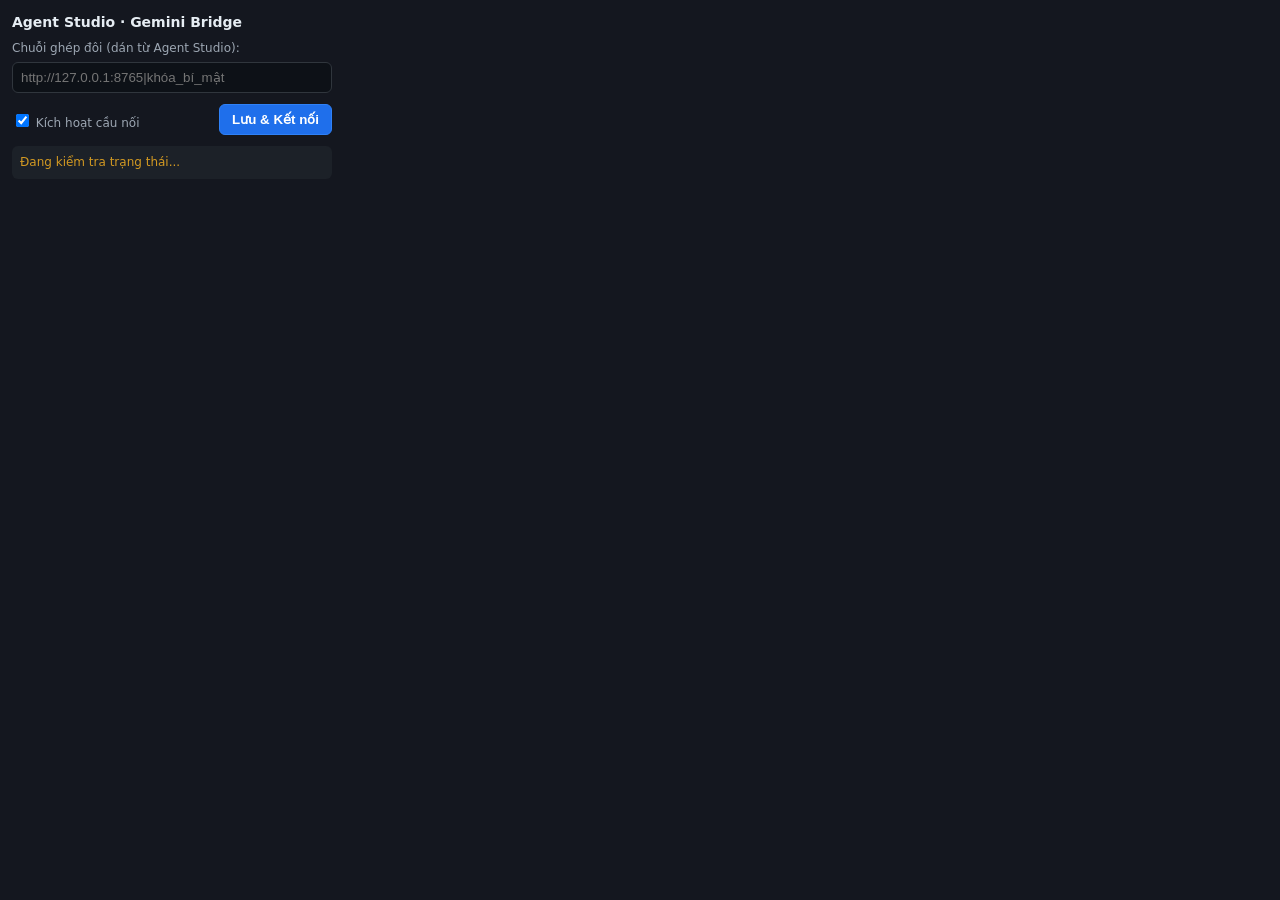
<file: browser_extension/popup.html>
<!doctype html>
<html lang="vi">
<head>
  <meta charset="utf-8">
  <style>
    body { width: 320px; margin: 0; padding: 12px; font: 13px/1.45 system-ui, sans-serif; background: #14171f; color: #e6edf3; }
    h3 { margin: 0 0 8px; font-size: 14px; }
    label { display: block; margin: 8px 0 4px; color: #9da7b3; font-size: 12px; }
    input[type="text"] { width: 100%; box-sizing: border-box; padding: 7px 8px; border-radius: 6px; border: 1px solid #30363d; background: #0d1117; color: #e6edf3; }
    .row { display: flex; align-items: center; justify-content: space-between; margin-top: 10px; gap: 8px; }
    button { padding: 7px 12px; border-radius: 6px; border: 1px solid #2f81f7; background: #1f6feb; color: #fff; cursor: pointer; font-weight: 600; }
    .status { margin-top: 10px; padding: 8px; border-radius: 6px; background: #1c2128; font-size: 12px; word-break: break-word; }
    .ok { color: #3fb950; }
    .warn { color: #d29922; }
  </style>
</head>
<body>
  <h3>Agent Studio · Gemini Bridge</h3>
  <label for="pair">Chuỗi ghép đôi (dán từ Agent Studio):</label>
  <input id="pair" type="text" placeholder="http://127.0.0.1:8765|khóa_bí_mật">
  <div class="row">
    <label><input id="enabled" type="checkbox" checked> Kích hoạt cầu nối</label>
    <button id="save" type="button">Lưu & Kết nối</button>
  </div>
  <div id="status" class="status warn">Đang kiểm tra trạng thái...</div>
  <script src="popup.js"></script>
</body>
</html>
</file>
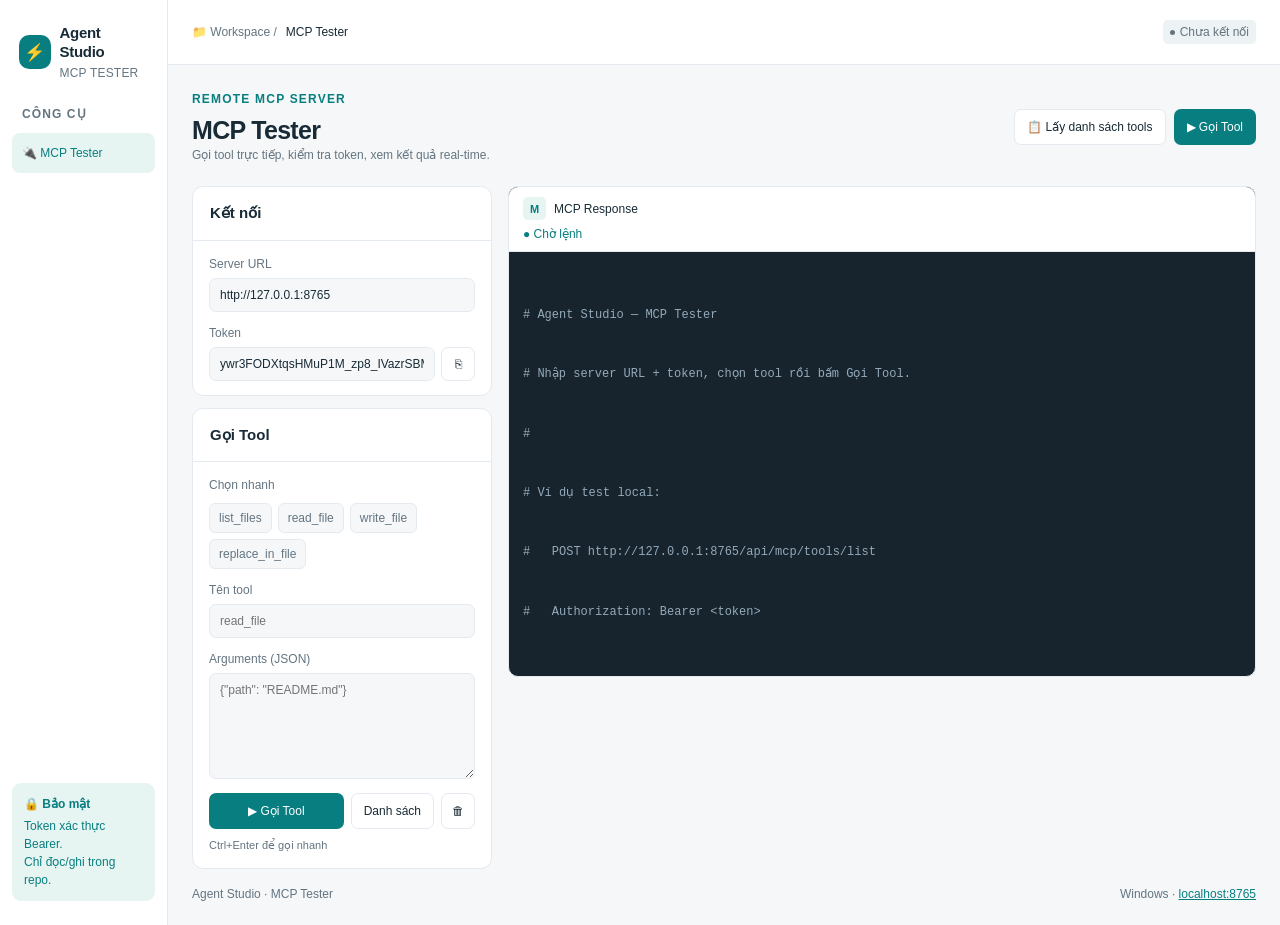
<file: tools/mcp-tester.html>
<!DOCTYPE html><html lang="vi"><head><meta charset="utf-8"><meta name="viewport" content="width=device-width,initial-scale=1"><title>MCP Tester — Agent Studio</title>
<style>
  #ao-studio{--ao-bg:light-dark(#f5f7f9,#12171e);--ao-panel:light-dark(#ffffff,#1a222d);--ao-text:light-dark(#182b36,#e6edf3);--ao-muted:light-dark(#647581,#a0b0bf);--ao-line:light-dark(#e4eaf0,#303d4b);--ao-soft:light-dark(#edf2f5,#26323f);--ao-accent:light-dark(#087e80,#62d8cf);--ao-tint:light-dark(#e7f5f2,#193b3b);--ao-orange:light-dark(#946010,#f4c475);--ao-warn:light-dark(#fff4de,#3c3122);--ao-red:light-dark(#bc414b,#ff959c);--ao-redbg:light-dark(#fff0f1,#43272e);--ao-purple:light-dark(#7458a3,#c5acf1);--ao-purplebg:light-dark(#f2edfa,#332d46);color-scheme:light dark;color:var(--ao-text);font:12px/1.5 'Segoe UI',Arial,sans-serif;background:var(--ao-bg);border:0;border-radius:0;min-height:100vh;overflow-x:clip;overflow-y:visible;text-align:left}
  #ao-studio *{box-sizing:border-box}
  #ao-studio h1,#ao-studio h2,#ao-studio h3,#ao-studio p{margin:0}
  #ao-studio h1{font-size:25px;line-height:1.25;font-weight:600;letter-spacing:-.7px}
  #ao-studio h2{font-size:15px;font-weight:600}
  #ao-studio button,#ao-studio input,#ao-studio select,#ao-studio textarea{font:inherit}
  #ao-studio button:disabled{cursor:default;opacity:.5}
  #ao-studio button:focus-visible,#ao-studio input:focus-visible,#ao-studio textarea:focus-visible{outline:2px solid var(--ao-accent);outline-offset:3px}
  #ao-studio [hidden]{display:none!important}

  /* Shell */
  .ao-shell{display:grid;grid-template-columns:168px minmax(0,1fr);min-height:100vh}
  .ao-side{background:var(--ao-panel);border-right:1px solid var(--ao-line);padding:24px 12px;display:flex;flex-direction:column;gap:24px;min-height:100vh}
  .ao-brand{display:flex;gap:9px;align-items:center;padding:0 7px;font-size:15px;line-height:1.25;font-weight:600;letter-spacing:-.3px}
  .ao-brandmark{width:32px;height:34px;border-radius:10px;background:var(--ao-accent);color:var(--ao-panel);display:grid;place-items:center;font-size:17px}
  .ao-brand small{display:block;font-size:12px;color:var(--ao-muted);font-weight:400;margin-top:4px;letter-spacing:.2px}
  .ao-section-label{font-size:12px;font-weight:600;letter-spacing:1.1px;color:var(--ao-muted);padding:0 10px;margin-bottom:10px}
  .ao-nav{display:grid;gap:5px}
  .ao-nav button{border:0;background:transparent;color:var(--ao-muted);display:flex;align-items:center;gap:10px;padding:11px 10px;border-radius:8px;text-align:left;font-size:12px;font-weight:500;width:100%;cursor:pointer}
  .ao-nav button[aria-current="page"]{background:var(--ao-tint);color:var(--ao-accent)}
  .ao-nav button:hover:not([aria-current="page"]){background:var(--ao-soft)}
  .ao-side-bottom{margin-top:auto;display:grid;gap:14px}
  .ao-safe{border-radius:9px;background:var(--ao-tint);padding:12px;font-size:12px;color:var(--ao-accent)}
  .ao-safe strong{display:flex;gap:7px;align-items:center;margin-bottom:4px;font-weight:600}

  /* Top bar */
  .ao-top{background:var(--ao-panel);padding:16px 24px;border-bottom:1px solid var(--ao-line);display:flex;align-items:center;justify-content:space-between;gap:12px;min-height:65px}
  .ao-crumb{font-size:12px;color:var(--ao-muted);display:flex;align-items:center;gap:9px}
  .ao-crumb strong{color:var(--ao-text);font-weight:500}
  .ao-chip{display:inline-flex;align-items:center;gap:5px;border-radius:5px;padding:3px 7px;background:var(--ao-soft);color:var(--ao-muted);font-size:12px;font-weight:500}
  .ao-chip.good{background:var(--ao-tint);color:var(--ao-accent)}
  .ao-chip.bad{background:var(--ao-redbg);color:var(--ao-red)}
  .ao-chip.warn{background:var(--ao-warn);color:var(--ao-orange)}
  .ao-dot{width:5px;height:5px;border-radius:50%;background:currentColor;display:inline-block}

  /* Main */
  .ao-main{padding:25px 24px 22px;min-width:0}
  .ao-heading{display:flex;gap:15px;align-items:center;justify-content:space-between;margin-bottom:22px;flex-wrap:wrap}
  .ao-kicker{font-size:12px;letter-spacing:1.2px;color:var(--ao-accent);font-weight:600;margin-bottom:7px}
  .ao-sub{font-size:12px;color:var(--ao-muted);margin-top:7px}

  /* Buttons */
  .ao-btn{padding:8px 12px;border:1px solid var(--ao-line);border-radius:7px;color:var(--ao-text);background:var(--ao-panel);font-size:12px;display:inline-flex;align-items:center;justify-content:center;gap:6px;min-height:34px;white-space:nowrap;cursor:pointer}
  .ao-btn:hover{background:var(--ao-soft)}
  .ao-btn-primary{background:var(--ao-accent);color:var(--ao-panel);border-color:transparent}
  .ao-btn-primary:hover{opacity:.88}
  .ao-btn-danger{background:var(--ao-redbg);color:var(--ao-red);border-color:transparent}

  /* Panel */
  .ao-panel{background:var(--ao-panel);border:1px solid var(--ao-line);border-radius:11px;overflow:hidden;min-width:0}
  .ao-panel-head{padding:15px 17px;display:flex;justify-content:space-between;gap:10px;align-items:center;flex-wrap:wrap;border-bottom:1px solid var(--ao-line)}
  .ao-panel-head p{font-size:12px;color:var(--ao-muted);margin-top:3px}
  .ao-actions{display:flex;gap:8px;flex-wrap:wrap;align-items:center}

  /* Layout */
  .mcp-grid{display:grid;grid-template-columns:300px minmax(0,1fr);gap:16px;align-items:start}
  .ao-field{display:grid;gap:5px;font-size:12px;color:var(--ao-muted)}
  .ao-field + .ao-field{margin-top:12px}
  .ao-field input,.ao-field textarea,.ao-field select{width:100%;background:var(--ao-bg);border:1px solid var(--ao-line);border-radius:7px;color:var(--ao-text);font:inherit;padding:7px 10px;outline:none;transition:border-color .15s}
  .ao-field input:focus,.ao-field textarea:focus{border-color:var(--ao-accent)}
  .ao-field textarea{resize:vertical;min-height:90px;font-family:Consolas,'Courier New',monospace;font-size:12px}

  .ao-inrow{display:flex;gap:6px}
  .ao-inrow input{flex:1}

  /* Tool chips */
  .tool-row{display:flex;flex-wrap:wrap;gap:6px;margin-top:4px}
  .tool-pick{border:1px solid var(--ao-line);border-radius:6px;background:var(--ao-bg);color:var(--ao-muted);padding:5px 9px;font-size:12px;cursor:pointer;transition:border-color .15s,color .15s,background .15s}
  .tool-pick:hover{border-color:var(--ao-accent);color:var(--ao-accent)}
  .tool-pick.active{background:var(--ao-tint);border-color:var(--ao-accent);color:var(--ao-accent)}

  /* Console / output */
  .ao-console{--cmd-bg:light-dark(#17232d,#101820);--cmd-text:light-dark(#d4e4ef,#d4e4ef);--cmd-muted:light-dark(#94aaba,#9bb0c1);--cmd-green:light-dark(#5ec894,#8fdfbd);--cmd-yellow:light-dark(#c9962a,#f3d28e);--cmd-red:light-dark(#e05555,#ffb0b8);--cmd-line:light-dark(#334450,#2c3a46)}
  .ao-terminal{border:1px solid var(--ao-line);border-radius:10px;overflow:hidden;background:var(--cmd-bg);display:flex;flex-direction:column;min-height:320px}
  .ao-terminal-head{background:var(--ao-panel);padding:10px 14px 8px;border-bottom:1px solid var(--ao-line)}
  .ao-terminal-title-row{display:flex;gap:8px;align-items:center}
  .ao-terminal-role{width:23px;height:23px;display:grid;place-items:center;border-radius:5px;background:var(--ao-tint);color:var(--ao-accent);font-size:11px;font-weight:700;flex-shrink:0}
  .ao-terminal-name{font-size:12px;font-weight:500;flex:1}
  .ao-terminal-meta{display:flex;gap:6px;align-items:center;font-size:12px;color:var(--cmd-muted);margin-top:5px}
  .ao-terminal-state{display:flex;align-items:center;gap:5px;white-space:nowrap;color:var(--ao-accent)}
  .ao-terminal-state.wait{color:var(--ao-orange)}
  .ao-terminal-state.error{color:var(--ao-red)}
  .ao-terminal-output{padding:14px;flex:1;color:var(--cmd-text);font:12px/1.65 Consolas,'Courier New',monospace;overflow-wrap:anywhere;white-space:pre-wrap;word-break:break-word;overflow-y:auto;max-height:520px}
  .ao-terminal-output p{margin:0 0 2px}
  .cmd-muted{color:var(--cmd-muted)}
  .cmd-success{color:var(--cmd-green)}
  .cmd-warn{color:var(--cmd-yellow)}
  .cmd-error{color:var(--cmd-red)}

  .ao-footer{font-size:12px;color:var(--ao-muted);display:flex;justify-content:space-between;gap:10px;margin-top:16px;flex-wrap:wrap}

  @media(prefers-color-scheme:dark){html,body{background:#12171e}}
  html,body{margin:0;padding:0;background:#f5f7f9}
  body{font-family:'Segoe UI',Arial,sans-serif}
</style>
</head>
<body>
<div id="ao-studio">
<div class="ao-shell">

  <!-- SIDEBAR -->
  <aside class="ao-side">
    <div class="ao-brand">
      <span class="ao-brandmark">⚡</span>
      <span>Agent Studio<small>MCP TESTER</small></span>
    </div>
    <div>
      <div class="ao-section-label">CÔNG CỤ</div>
      <nav class="ao-nav">
        <button aria-current="page">🔌 MCP Tester</button>
      </nav>
    </div>
    <div class="ao-side-bottom">
      <div class="ao-safe">
        <strong>🔒 Bảo mật</strong>
        Token xác thực Bearer.<br>Chỉ đọc/ghi trong repo.
      </div>
    </div>
  </aside>

  <!-- CONTENT -->
  <div style="min-width:0">
    <header class="ao-top">
      <div class="ao-crumb">📁 Workspace / <strong>MCP Tester</strong></div>
      <span class="ao-chip" id="connChip"><span class="ao-dot"></span> Chưa kết nối</span>
    </header>

    <main class="ao-main">
      <div class="ao-heading">
        <div>
          <div class="ao-kicker">REMOTE MCP SERVER</div>
          <h1>MCP Tester</h1>
          <p class="ao-sub">Gọi tool trực tiếp, kiểm tra token, xem kết quả real-time.</p>
        </div>
        <div class="ao-actions">
          <button class="ao-btn" onclick="listTools()">📋 Lấy danh sách tools</button>
          <button class="ao-btn ao-btn-primary" onclick="callTool()">▶ Gọi Tool</button>
        </div>
      </div>

      <div class="mcp-grid ao-console">

        <!-- LEFT: config + input -->
        <div>
          <div class="ao-panel" style="margin-bottom:12px">
            <div class="ao-panel-head"><h2>Kết nối</h2></div>
            <div style="padding:14px 16px">
              <div class="ao-field">
                <label>Server URL</label>
                <input id="serverUrl" type="url" value="http://127.0.0.1:8765" placeholder="https://xxxx.trycloudflare.com">
              </div>
              <div class="ao-field">
                <label>Token</label>
                <div class="ao-inrow">
                  <input id="token" type="text" value="ywr3FODXtqsHMuP1M_zp8_IVazrSBM9FCltHvmQFp5c">
                  <button class="ao-btn" title="Copy token" onclick="navigator.clipboard.writeText(document.getElementById('token').value)" style="min-width:34px;padding:0">⎘</button>
                </div>
              </div>
            </div>
          </div>

          <div class="ao-panel">
            <div class="ao-panel-head"><h2>Gọi Tool</h2></div>
            <div style="padding:14px 16px">
              <div class="ao-field">
                <label>Chọn nhanh</label>
                <div class="tool-row">
                  <button class="tool-pick" onclick="setTool('list_files',{path:'.'})">list_files</button>
                  <button class="tool-pick" onclick="setTool('read_file',{path:'README.md',start_line:1,end_line:20})">read_file</button>
                  <button class="tool-pick" onclick="setTool('write_file',{path:'test-mcp.txt',content:'hello MCP'})">write_file</button>
                  <button class="tool-pick" onclick="setTool('replace_in_file',{path:'test-mcp.txt',old_text:'hello',new_text:'hi'})">replace_in_file</button>
                </div>
              </div>
              <div class="ao-field">
                <label>Tên tool</label>
                <input id="toolName" type="text" placeholder="read_file">
              </div>
              <div class="ao-field">
                <label>Arguments (JSON)</label>
                <textarea id="toolArgs" rows="5" placeholder='{"path": "README.md"}'></textarea>
              </div>
              <div style="display:flex;gap:7px;margin-top:14px">
                <button class="ao-btn ao-btn-primary" style="flex:1" onclick="callTool()">▶ Gọi Tool</button>
                <button class="ao-btn" onclick="listTools()">Danh sách</button>
                <button class="ao-btn" onclick="clearOutput()" title="Xóa output" style="min-width:34px;padding:0">🗑</button>
              </div>
              <div style="font-size:11px;color:var(--ao-muted);margin-top:8px">Ctrl+Enter để gọi nhanh</div>
            </div>
          </div>
        </div>

        <!-- RIGHT: terminal output -->
        <div>
          <div class="ao-terminal">
            <div class="ao-terminal-head">
              <div class="ao-terminal-title-row">
                <span class="ao-terminal-role">M</span>
                <span class="ao-terminal-name">MCP Response</span>
              </div>
              <div class="ao-terminal-meta">
                <span class="ao-terminal-state" id="stateEl">● Chờ lệnh</span>
                <span style="margin-left:auto" id="timingEl"></span>
              </div>
            </div>
            <div class="ao-terminal-output" id="output">
              <p class="cmd-muted"># Agent Studio — MCP Tester</p>
              <p class="cmd-muted"># Nhập server URL + token, chọn tool rồi bấm Gọi Tool.</p>
              <p class="cmd-muted">#</p>
              <p class="cmd-muted"># Ví dụ test local:</p>
              <p class="cmd-muted">#   POST http://127.0.0.1:8765/api/mcp/tools/list</p>
              <p class="cmd-muted">#   Authorization: Bearer &lt;token&gt;</p>
            </div>
          </div>
        </div>

      </div><!-- /mcp-grid -->

      <footer class="ao-footer">
        <span>Agent Studio · MCP Tester</span>
        <span>Windows · <a href="http://127.0.0.1:8765" target="_blank" style="color:var(--ao-accent)">localhost:8765</a></span>
      </footer>
    </main>
  </div>

</div><!-- /ao-shell -->
</div><!-- /ao-studio -->

<script>
function base(){ return document.getElementById('serverUrl').value.replace(/\/$/,''); }
function tok(){ return document.getElementById('token').value.trim(); }

function setState(cls, text, ms){
  const el = document.getElementById('stateEl');
  el.className = 'ao-terminal-state ' + cls;
  el.textContent = (cls==='wait'?'◌ ':cls==='error'?'✕ ':'● ') + text;
  document.getElementById('timingEl').textContent = ms!=null ? ms+' ms' : '';

  const chip = document.getElementById('connChip');
  if(cls===''){
    chip.className='ao-chip good';
    chip.innerHTML='<span class="ao-dot"></span> Kết nối OK';
  } else if(cls==='error'){
    chip.className='ao-chip bad';
    chip.innerHTML='<span class="ao-dot"></span> Lỗi';
  } else {
    chip.className='ao-chip warn';
    chip.innerHTML='<span class="ao-dot"></span> Đang gọi…';
  }
}

function appendOut(html){ document.getElementById('output').innerHTML += html; }
function clearOutput(){
  document.getElementById('output').innerHTML = '<p class="cmd-muted"># Đã xóa.</p>';
}

function setTool(name, args){
  document.getElementById('toolName').value = name;
  document.getElementById('toolArgs').value = JSON.stringify(args, null, 2);
  document.querySelectorAll('.tool-pick').forEach(b=>b.classList.remove('active'));
  event.target.classList.add('active');
}

async function listTools(){
  setState('wait','Đang gọi tools/list…',null);
  const out = document.getElementById('output');
  out.innerHTML = '<p class="cmd-muted">POST ' + base() + '/api/mcp/tools/list</p>\n';
  const t0 = Date.now();
  try{
    const r = await fetch(base()+'/api/mcp/tools/list',{method:'POST',headers:{Authorization:'Bearer '+tok()}});
    const ms = Date.now()-t0;
    const data = await r.json();
    if(r.ok){
      setState('','200 OK',ms);
      const tools = data.tools||[];
      appendOut('<p class="cmd-success">✓ '+tools.length+' tools</p>\n');
      tools.forEach(t=>{
        appendOut('<p><span class="cmd-success">  '+t.name+'</span> <span class="cmd-muted">— '+((t.description||'').replace(/</g,'&lt;'))+'</span></p>');
      });
      appendOut('\n<p class="cmd-muted">'+JSON.stringify(data,null,2).replace(/</g,'&lt;')+'</p>');
    } else {
      setState('error',r.status+' '+r.statusText,ms);
      appendOut('<p class="cmd-error">✕ HTTP '+r.status+': '+JSON.stringify(data).replace(/</g,'&lt;')+'</p>');
    }
  }catch(e){
    setState('error','Lỗi kết nối',Date.now()-t0);
    appendOut('<p class="cmd-error">✕ '+e+'</p><p class="cmd-muted">Kiểm tra Agent Studio đang chạy và URL đúng.</p>');
  }
}

async function callTool(){
  const name = document.getElementById('toolName').value.trim();
  if(!name){ alert('Nhập tên tool'); return; }
  let args={};
  const raw = document.getElementById('toolArgs').value.trim();
  if(raw){ try{ args=JSON.parse(raw); }catch(e){ alert('JSON lỗi: '+e.message); return; } }

  setState('wait','Đang gọi '+name+'…',null);
  const out = document.getElementById('output');
  out.innerHTML = '<p class="cmd-muted">POST '+base()+'/api/mcp/tools/call</p><p class="cmd-muted">Tool: '+name+'</p><p class="cmd-muted">Args: '+JSON.stringify(args).replace(/</g,'&lt;')+'</p>\n';

  const t0 = Date.now();
  try{
    const r = await fetch(base()+'/api/mcp/tools/call',{
      method:'POST',
      headers:{Authorization:'Bearer '+tok(),'Content-Type':'application/json'},
      body:JSON.stringify({name,arguments:args})
    });
    const ms = Date.now()-t0;
    const data = await r.json();
    if(r.ok){
      setState('',''+r.status+' OK',ms);
      const content = data.content||[];
      content.forEach(c=>{
        if(c.type==='text'){
          appendOut('\n<p class="cmd-success">── Kết quả ──</p>\n');
          appendOut('<p>'+c.text.replace(/</g,'&lt;').replace(/\n/g,'\n</p><p>')+'</p>');
        }
      });
      if(!content.length) appendOut('\n<p class="cmd-muted">'+JSON.stringify(data,null,2).replace(/</g,'&lt;')+'</p>');
    } else {
      setState('error',r.status+' '+r.statusText,ms);
      appendOut('\n<p class="cmd-error">✕ HTTP '+r.status+': '+JSON.stringify(data).replace(/</g,'&lt;')+'</p>');
      if(r.status===401) appendOut('<p class="cmd-warn">Token sai hoặc thiếu header Authorization.</p>');
      if(r.status===403) appendOut('<p class="cmd-warn">File bị bảo vệ hoặc ngoài allow_paths.</p>');
    }
  }catch(e){
    setState('error','Lỗi kết nối',Date.now()-t0);
    appendOut('\n<p class="cmd-error">✕ '+e+'</p><p class="cmd-muted">Kiểm tra Agent Studio đang chạy và URL đúng.</p>');
  }
}

document.getElementById('toolArgs').addEventListener('keydown',e=>{
  if(e.key==='Enter'&&(e.ctrlKey||e.metaKey)) callTool();
});
</script>
</body></html>
</file>
